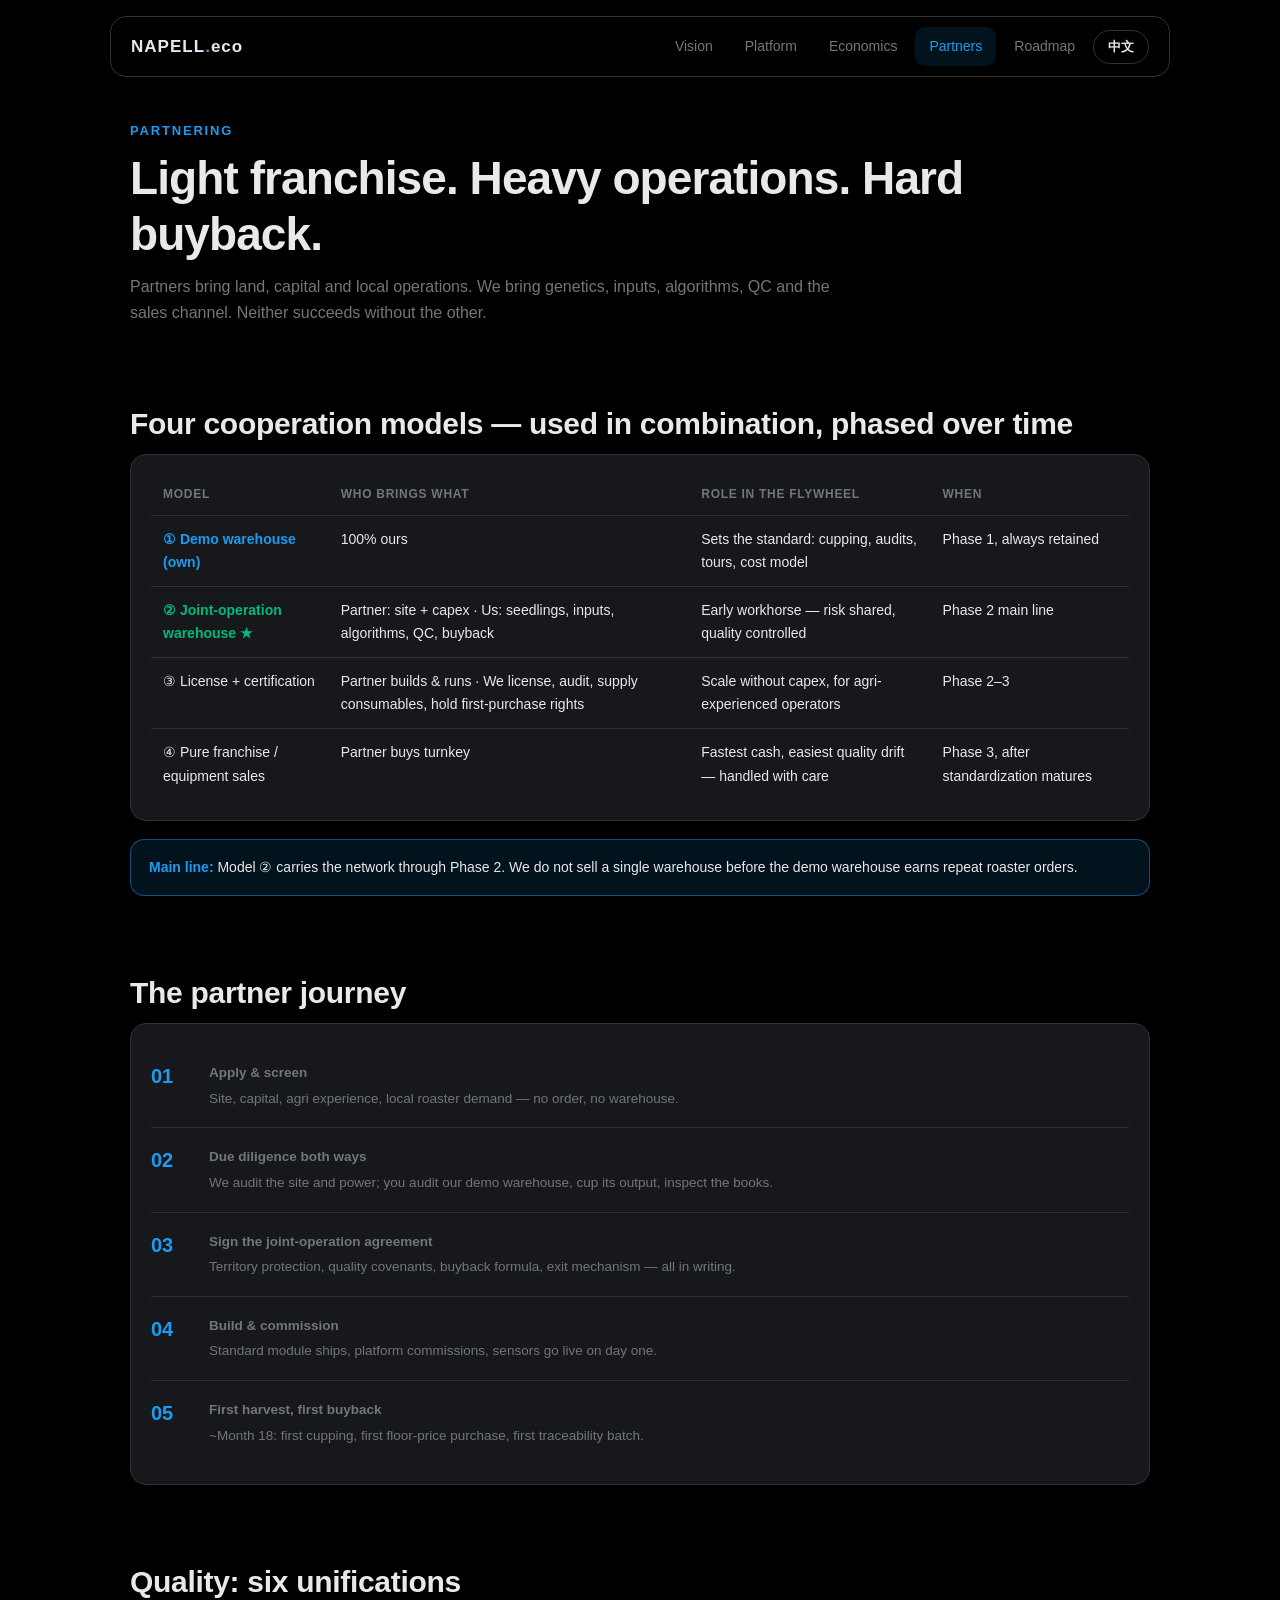
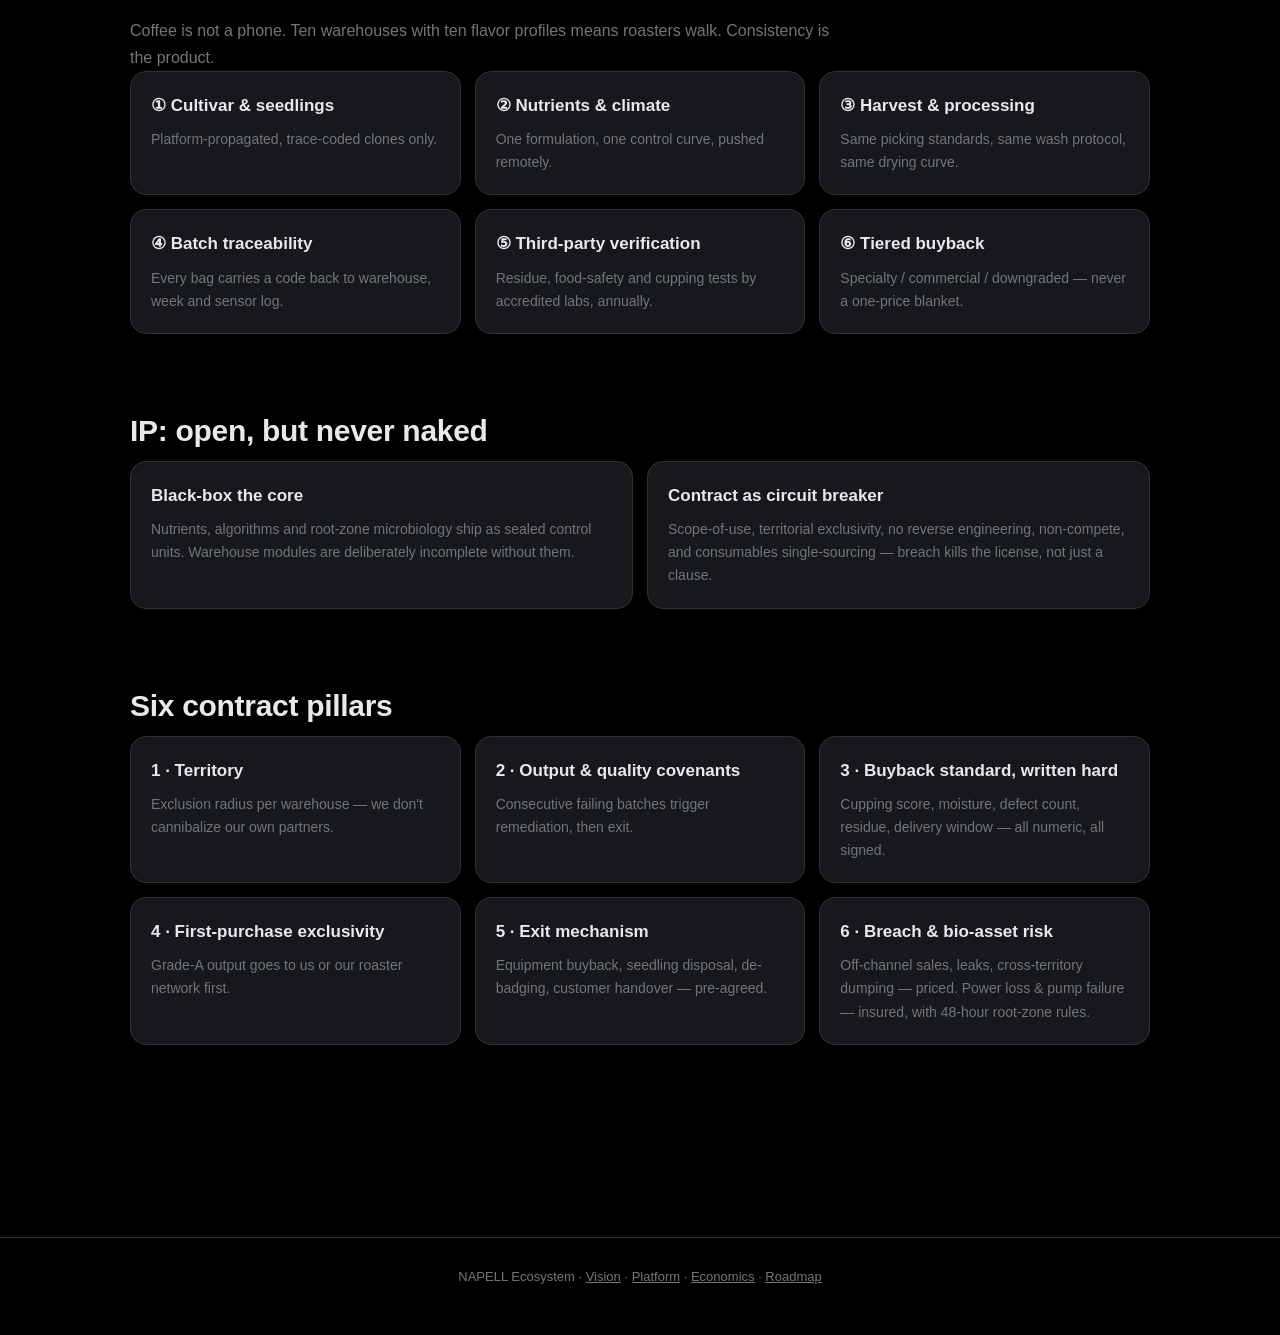
<file: partners.html>
<!DOCTYPE html>
<html lang="en" data-lang="en">
<head>
<meta charset="UTF-8">
<meta name="viewport" content="width=device-width, initial-scale=1.0">
<meta name="title-en" content="Partners — Cooperation Models, QC, IP, Contract | NAPELL Ecosystem">
<meta name="title-zh" content="合作 — 模式、品控、知识产权、协议 | NAPELL 生态">
<title>Partners — Cooperation Models, QC, IP, Contract | NAPELL Ecosystem</title>
<link rel="stylesheet" href="assets/css/style.css">
<script src="assets/js/i18n.js"></script>
</head>
<body>
<nav class="nav">
  <a class="logo" href="index.html">NAPELL<em>.</em>eco</a>
  <ul>
    <li><a class="link" href="index.html"><span class="en">Vision</span><span class="zh">愿景</span></a></li>
    <li><a class="link" href="platform.html"><span class="en">Platform</span><span class="zh">平台</span></a></li>
    <li><a class="link" href="economics.html"><span class="en">Economics</span><span class="zh">经济模型</span></a></li>
    <li>
      <a class="link on" href="partners.html"><span class="en">Partners</span><span class="zh">合作</span></a>
      <div class="dropdown">
        <a href="#models"><span class="en">Cooperation models</span><span class="zh">四种合作模式</span></a>
        <a href="#qc"><span class="en">Quality control</span><span class="zh">品控六统一</span></a>
        <a href="#ip"><span class="en">IP protection</span><span class="zh">知识产权保护</span></a>
        <a href="#contract"><span class="en">Contract pillars</span><span class="zh">协议六大支柱</span></a>
      </div>
    </li>
    <li>
      <a class="link" href="roadmap.html"><span class="en">Roadmap</span><span class="zh">路线图</span></a>
      <div class="dropdown">
        <a href="roadmap.html#phase1"><span class="en">Phase 1 · 0→1</span><span class="zh">阶段一 · 0→1</span></a>
        <a href="roadmap.html#phase2"><span class="en">Phase 2 · 1→10</span><span class="zh">阶段二 · 1→10</span></a>
        <a href="roadmap.html#phase3"><span class="en">Phase 3 · 10→100</span><span class="zh">阶段三 · 10→100</span></a>
        <a href="roadmap.html#risks"><span class="en">Risk matrix</span><span class="zh">风险矩阵</span></a>
      </div>
    </li>
    <li><button class="lang-btn" id="langToggle">中文</button></li>
  </ul>
</nav>

<main>
  <section>
    <p class="kicker"><span class="en">Partnering</span><span class="zh">合作</span></p>
    <h1>
      <span class="en">Light franchise. Heavy operations. Hard buyback.</span>
      <span class="zh">轻加盟，重运营，强回购。</span>
    </h1>
    <p class="sub">
      <span class="en">Partners bring land, capital and local operations. We bring genetics, inputs, algorithms, QC and the sales channel. Neither succeeds without the other.</span>
      <span class="zh">加盟商出场地、资金与本地运营；我们出种苗、投入品、算法、品控与销售通道。谁也离不开谁，这才是绑定的正确姿势。</span>
    </p>
  </section>

  <!-- MODELS -->
  <section id="models">
    <h2><span class="en">Four cooperation models — used in combination, phased over time</span><span class="zh">四种合作模式——组合使用，分阶段放开</span></h2>
    <div class="card">
      <table class="tbl">
        <tr><th><span class="en">Model</span><span class="zh">模式</span></th><th><span class="en">Who brings what</span><span class="zh">出资分工</span></th><th><span class="en">Role in the flywheel</span><span class="zh">在飞轮中的角色</span></th><th><span class="en">When</span><span class="zh">启用时机</span></th></tr>
        <tr>
          <td class="hl"><span class="en">① Demo warehouse (own)</span><span class="zh">① 直营示范仓</span></td>
          <td><span class="en">100% ours</span><span class="zh">100% 平台自投</span></td>
          <td><span class="en">Sets the standard: cupping, audits, tours, cost model</span><span class="zh">立标准：杯测、审计、参观、成本模型</span></td>
          <td><span class="en">Phase 1, always retained</span><span class="zh">阶段一起，永不退出</span></td>
        </tr>
        <tr>
          <td class="pos"><span class="en">② Joint-operation warehouse ★</span><span class="zh">② 联营种植仓 ★</span></td>
          <td><span class="en">Partner: site + capex · Us: seedlings, inputs, algorithms, QC, buyback</span><span class="zh">加盟商出场地资金；平台出种苗/投入品/算法/品控/回购</span></td>
          <td><span class="en">Early workhorse — risk shared, quality controlled</span><span class="zh">早期主力——风险共担，品质可控</span></td>
          <td><span class="en">Phase 2 main line</span><span class="zh">阶段二主线</span></td>
        </tr>
        <tr>
          <td><span class="en">③ License + certification</span><span class="zh">③ 技术授权 + 认证</span></td>
          <td><span class="en">Partner builds & runs · We license, audit, supply consumables, hold first-purchase rights</span><span class="zh">对方自建自营；平台授权/审计/供应耗材并保留优先采购权</span></td>
          <td><span class="en">Scale without capex, for agri-experienced operators</span><span class="zh">对有农业背景方：不加杠杆扩张</span></td>
          <td><span class="en">Phase 2–3</span><span class="zh">阶段二至三</span></td>
        </tr>
        <tr>
          <td><span class="en">④ Pure franchise / equipment sales</span><span class="zh">④ 纯加盟 / 设备销售</span></td>
          <td><span class="en">Partner buys turnkey</span><span class="zh">加盟商买断</span></td>
          <td><span class="en">Fastest cash, easiest quality drift — handled with care</span><span class="zh">回款最快、失控也最快——谨慎放开</span></td>
          <td><span class="en">Phase 3, after standardization matures</span><span class="zh">阶段三，标准化成熟后</span></td>
        </tr>
      </table>
    </div>
    <div class="callout blue"><b><span class="en">Main line:</span><span class="zh">主线：</span></b><span class="en"> Model ② carries the network through Phase 2. We do not sell a single warehouse before the demo warehouse earns repeat roaster orders.</span><span class="zh">阶段二全网靠模式②推进。示范仓没有拿到烘焙商复购订单之前，我们一座仓都不卖。</span></div>
  </section>

  <!-- JOURNEY -->
  <section>
    <h2><span class="en">The partner journey</span><span class="zh">合作旅程</span></h2>
    <div class="card journey">
      <div class="j"><div><b><span class="en">Apply & screen</span><span class="zh">申请与筛选</span></b><span><span class="en">Site, capital, agri experience, local roaster demand — no order, no warehouse.</span><span class="zh">场地、资金、农业经验、本地烘焙需求——无订单，不建仓。</span></span></div></div>
      <div class="j"><div><b><span class="en">Due diligence both ways</span><span class="zh">双向尽调</span></b><span><span class="en">We audit the site and power; you audit our demo warehouse, cup its output, inspect the books.</span><span class="zh">我们查场地与电力；你查示范仓、杯测出品、审阅账本。</span></span></div></div>
      <div class="j"><div><b><span class="en">Sign the joint-operation agreement</span><span class="zh">签署联营协议</span></b><span><span class="en">Territory protection, quality covenants, buyback formula, exit mechanism — all in writing.</span><span class="zh">区域保护、品质对赌、回购公式、退出机制——全部落在纸面。</span></span></div></div>
      <div class="j"><div><b><span class="en">Build & commission</span><span class="zh">建仓与调试</span></b><span><span class="en">Standard module ships, platform commissions, sensors go live on day one.</span><span class="zh">标准模块进场、平台调试、传感器第一天上线。</span></span></div></div>
      <div class="j"><div><b><span class="en">First harvest, first buyback</span><span class="zh">首采与首次回购</span></b><span><span class="en">~Month 18: first cupping, first floor-price purchase, first traceability batch.</span><span class="zh">约第 18 个月：首次杯测、首次保底回购、首个追溯批次。</span></span></div></div>
    </div>
  </section>

  <!-- QC -->
  <section id="qc">
    <h2><span class="en">Quality: six unifications</span><span class="zh">品控：六个统一</span></h2>
    <p class="sub"><span class="en">Coffee is not a phone. Ten warehouses with ten flavor profiles means roasters walk. Consistency is the product.</span><span class="zh">咖啡不是手机。十个仓十个风味，烘焙商扭头就走。一致性本身就是产品。</span></p>
    <div class="grid g3">
      <div class="card"><h3><span class="en">① Cultivar & seedlings</span><span class="zh">① 统一品种种苗</span></h3><p><span class="en">Platform-propagated, trace-coded clones only.</span><span class="zh">仅限平台繁育、带追溯码的克隆苗。</span></p></div>
      <div class="card"><h3><span class="en">② Nutrients & climate</span><span class="zh">② 统一营养与环控</span></h3><p><span class="en">One formulation, one control curve, pushed remotely.</span><span class="zh">同一配方、同一条控制曲线，远程下发。</span></p></div>
      <div class="card"><h3><span class="en">③ Harvest & processing</span><span class="zh">③ 统一采收后处理</span></h3><p><span class="en">Same picking standards, same wash protocol, same drying curve.</span><span class="zh">同一采摘标准、同一水洗规程、同一干燥曲线。</span></p></div>
      <div class="card"><h3><span class="en">④ Batch traceability</span><span class="zh">④ 批次追溯</span></h3><p><span class="en">Every bag carries a code back to warehouse, week and sensor log.</span><span class="zh">每袋生豆可回溯到仓、周次与传感器日志。</span></p></div>
      <div class="card"><h3><span class="en">⑤ Third-party verification</span><span class="zh">⑤ 第三方验证</span></h3><p><span class="en">Residue, food-safety and cupping tests by accredited labs, annually.</span><span class="zh">资质实验室年检：农残、食品安全、杯测。</span></p></div>
      <div class="card"><h3><span class="en">⑥ Tiered buyback</span><span class="zh">⑥ 分级收购</span></h3><p><span class="en">Specialty / commercial / downgraded — never a one-price blanket.</span><span class="zh">精品/商业/降级三级——绝不一刀切价。</span></p></div>
    </div>
  </section>

  <!-- IP -->
  <section id="ip">
    <h2><span class="en">IP: open, but never naked</span><span class="zh">知识产权：开放，但不裸奔</span></h2>
    <div class="grid g2">
      <div class="card">
        <h3><span class="en">Black-box the core</span><span class="zh">核心黑箱化</span></h3>
        <p><span class="en">Nutrients, algorithms and root-zone microbiology ship as sealed control units. Warehouse modules are deliberately incomplete without them.</span><span class="zh">配方、算法与菌群以封闭控制单元交付。没有黑箱，仓体模块有意"不完整"。</span></p>
      </div>
      <div class="card">
        <h3><span class="en">Contract as circuit breaker</span><span class="zh">合同即断路器</span></h3>
        <p><span class="en">Scope-of-use, territorial exclusivity, no reverse engineering, non-compete, and consumables single-sourcing — breach kills the license, not just a clause.</span><span class="zh">使用范围、区域排他、禁止反向工程、竞业限制、耗材单一来源——违约终止的是整个授权，不是某一条款。</span></p>
      </div>
    </div>
  </section>

  <!-- CONTRACT -->
  <section id="contract">
    <h2><span class="en">Six contract pillars</span><span class="zh">协议六大支柱</span></h2>
    <div class="grid g3">
      <div class="card"><h3><span class="en">1 · Territory</span><span class="zh">1 · 区域保护</span></h3><p><span class="en">Exclusion radius per warehouse — we don't cannibalize our own partners.</span><span class="zh">单仓排他半径——我们不做自己人的内耗。</span></p></div>
      <div class="card"><h3><span class="en">2 · Output & quality covenants</span><span class="zh">2 · 产能品质对赌</span></h3><p><span class="en">Consecutive failing batches trigger remediation, then exit.</span><span class="zh">连续不达标触发整改，再不达标触发退出。</span></p></div>
      <div class="card"><h3><span class="en">3 · Buyback standard, written hard</span><span class="zh">3 · 回购标准写死</span></h3><p><span class="en">Cupping score, moisture, defect count, residue, delivery window — all numeric, all signed.</span><span class="zh">杯测分、水分、瑕疵率、农残、交付窗口——全部数字化并签字。</span></p></div>
      <div class="card"><h3><span class="en">4 · First-purchase exclusivity</span><span class="zh">4 · 排他采购</span></h3><p><span class="en">Grade-A output goes to us or our roaster network first.</span><span class="zh">达标豆优先售予平台或指定烘焙商。</span></p></div>
      <div class="card"><h3><span class="en">5 · Exit mechanism</span><span class="zh">5 · 退出机制</span></h3><p><span class="en">Equipment buyback, seedling disposal, de-badging, customer handover — pre-agreed.</span><span class="zh">设备回购、种苗处理、摘牌、客户交接——事先约定。</span></p></div>
      <div class="card"><h3><span class="en">6 · Breach & bio-asset risk</span><span class="zh">6 · 违约与生物资产风险</span></h3><p><span class="en">Off-channel sales, leaks, cross-territory dumping — priced. Power loss & pump failure — insured, with 48-hour root-zone rules.</span><span class="zh">私售、泄密、窜货——明码定价。断电断泵——保险覆盖，执行 48 小时根域规则。</span></p></div>
    </div>
  </section>
</main>

<footer>
  NAPELL Ecosystem · <a href="index.html"><span class="en">Vision</span><span class="zh">愿景</span></a> · <a href="platform.html"><span class="en">Platform</span><span class="zh">平台</span></a> · <a href="economics.html"><span class="en">Economics</span><span class="zh">经济模型</span></a> · <a href="roadmap.html"><span class="en">Roadmap</span><span class="zh">路线图</span></a>
</footer>
</body>
</html>
</file>
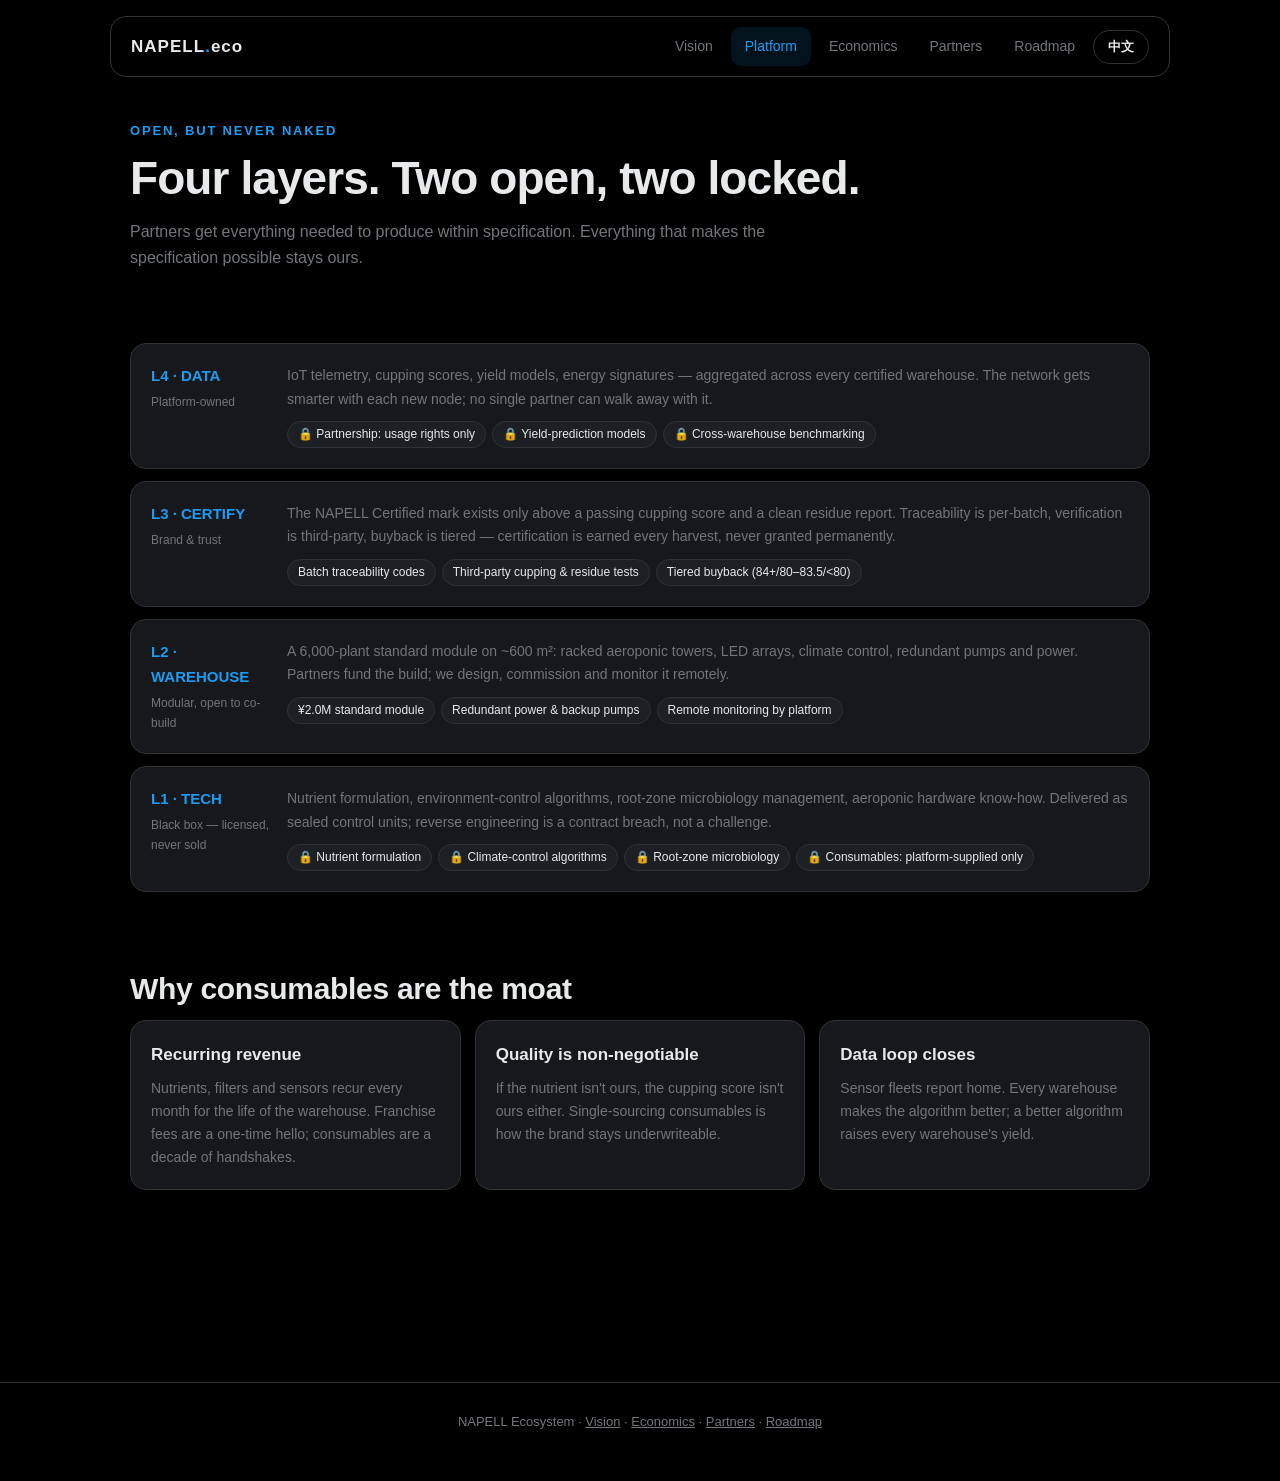
<file: platform.html>
<!DOCTYPE html>
<html lang="en" data-lang="en">
<head>
<meta charset="UTF-8">
<meta name="viewport" content="width=device-width, initial-scale=1.0">
<meta name="title-en" content="Platform — Four-Layer Open Architecture | NAPELL Ecosystem">
<meta name="title-zh" content="平台 — 四层开放架构 | NAPELL 生态">
<title>Platform — Four-Layer Open Architecture | NAPELL Ecosystem</title>
<link rel="stylesheet" href="assets/css/style.css">
<script src="assets/js/i18n.js"></script>
</head>
<body>
<nav class="nav">
  <a class="logo" href="index.html">NAPELL<em>.</em>eco</a>
  <ul>
    <li><a class="link" href="index.html"><span class="en">Vision</span><span class="zh">愿景</span></a></li>
    <li><a class="link on" href="platform.html"><span class="en">Platform</span><span class="zh">平台</span></a></li>
    <li><a class="link" href="economics.html"><span class="en">Economics</span><span class="zh">经济模型</span></a></li>
    <li>
      <a class="link" href="partners.html"><span class="en">Partners</span><span class="zh">合作</span></a>
      <div class="dropdown">
        <a href="partners.html#models"><span class="en">Cooperation models</span><span class="zh">四种合作模式</span></a>
        <a href="partners.html#qc"><span class="en">Quality control</span><span class="zh">品控六统一</span></a>
        <a href="partners.html#ip"><span class="en">IP protection</span><span class="zh">知识产权保护</span></a>
        <a href="partners.html#contract"><span class="en">Contract pillars</span><span class="zh">协议六大支柱</span></a>
      </div>
    </li>
    <li>
      <a class="link" href="roadmap.html"><span class="en">Roadmap</span><span class="zh">路线图</span></a>
      <div class="dropdown">
        <a href="roadmap.html#phase1"><span class="en">Phase 1 · 0→1</span><span class="zh">阶段一 · 0→1</span></a>
        <a href="roadmap.html#phase2"><span class="en">Phase 2 · 1→10</span><span class="zh">阶段二 · 1→10</span></a>
        <a href="roadmap.html#phase3"><span class="en">Phase 3 · 10→100</span><span class="zh">阶段三 · 10→100</span></a>
        <a href="roadmap.html#risks"><span class="en">Risk matrix</span><span class="zh">风险矩阵</span></a>
      </div>
    </li>
    <li><button class="lang-btn" id="langToggle">中文</button></li>
  </ul>
</nav>

<main>
  <section>
    <p class="kicker"><span class="en">Open, but never naked</span><span class="zh">开放，但不裸奔</span></p>
    <h1>
      <span class="en">Four layers. Two open, two locked.</span>
      <span class="zh">四层架构。两层开放，两层上锁。</span>
    </h1>
    <p class="sub">
      <span class="en">Partners get everything needed to produce within specification. Everything that makes the specification possible stays ours.</span>
      <span class="zh">加盟商拿到"规格内生产"所需的一切；让这套规格得以存在的东西，留在我们手里。</span>
    </p>
  </section>

  <section>
    <div class="layer">
      <div class="lname">L4 · DATA<small><span class="en">Platform-owned</span><span class="zh">平台独占</span></small></div>
      <div>
        <p>
          <span class="en">IoT telemetry, cupping scores, yield models, energy signatures — aggregated across every certified warehouse. The network gets smarter with each new node; no single partner can walk away with it.</span>
          <span class="zh">物联网遥测、杯测评分、产量模型、能耗画像——全网认证仓数据汇聚。网络每新增一个节点就更聪明，任何单个加盟商都带不走它。</span>
        </p>
        <div class="chips">
          <span class="chip lock"><span class="en">Partnership: usage rights only</span><span class="zh">加盟商仅有使用权</span></span>
          <span class="chip lock"><span class="en">Yield-prediction models</span><span class="zh">产量预测模型</span></span>
          <span class="chip lock"><span class="en">Cross-warehouse benchmarking</span><span class="zh">跨仓基准对比</span></span>
        </div>
      </div>
    </div>
    <div class="layer">
      <div class="lname">L3 · CERTIFY<small><span class="en">Brand & trust</span><span class="zh">品牌与信任</span></small></div>
      <div>
        <p>
          <span class="en">The NAPELL Certified mark exists only above a passing cupping score and a clean residue report. Traceability is per-batch, verification is third-party, buyback is tiered — certification is earned every harvest, never granted permanently.</span>
          <span class="zh">"NAPELL 认证"标识只在杯测达标+农残干净时存在。批次级追溯、第三方验证、分级回购——认证每个采收季重新挣，永不终身制。</span>
        </p>
        <div class="chips">
          <span class="chip"><span class="en">Batch traceability codes</span><span class="zh">批次追溯码</span></span>
          <span class="chip"><span class="en">Third-party cupping & residue tests</span><span class="zh">第三方杯测与农残检测</span></span>
          <span class="chip"><span class="en">Tiered buyback (84+/80–83.5/&lt;80)</span><span class="zh">分级回购（84+/80–83.5/&lt;80）</span></span>
        </div>
      </div>
    </div>
    <div class="layer">
      <div class="lname">L2 · WAREHOUSE<small><span class="en">Modular, open to co-build</span><span class="zh">模块化，开放共建</span></small></div>
      <div>
        <p>
          <span class="en">A 6,000-plant standard module on ~600 m²: racked aeroponic towers, LED arrays, climate control, redundant pumps and power. Partners fund the build; we design, commission and monitor it remotely.</span>
          <span class="zh">约 600 m² 的 6,000 株标准模块：层架雾培塔、LED 阵列、环控系统、冗余泵组与供电。加盟商出资金，我们出设计、调试与远程监控。</span>
        </p>
        <div class="chips">
          <span class="chip"><span class="en">¥2.0M standard module</span><span class="zh">¥200 万标准模块</span></span>
          <span class="chip"><span class="en">Redundant power & backup pumps</span><span class="zh">冗余供电与备用泵</span></span>
          <span class="chip"><span class="en">Remote monitoring by platform</span><span class="zh">平台远程监控</span></span>
        </div>
      </div>
    </div>
    <div class="layer">
      <div class="lname">L1 · TECH<small><span class="en">Black box — licensed, never sold</span><span class="zh">黑箱——只授权，不出售</span></small></div>
      <div>
        <p>
          <span class="en">Nutrient formulation, environment-control algorithms, root-zone microbiology management, aeroponic hardware know-how. Delivered as sealed control units; reverse engineering is a contract breach, not a challenge.</span>
          <span class="zh">营养液配方、环控算法、根系菌群管理、雾培硬件 know-how。以封闭控制单元交付；反向工程是违约，不是挑战。</span>
        </p>
        <div class="chips">
          <span class="chip lock"><span class="en">Nutrient formulation</span><span class="zh">营养液配方</span></span>
          <span class="chip lock"><span class="en">Climate-control algorithms</span><span class="zh">环控算法</span></span>
          <span class="chip lock"><span class="en">Root-zone microbiology</span><span class="zh">根系菌群管理</span></span>
          <span class="chip lock"><span class="en">Consumables: platform-supplied only</span><span class="zh">耗材仅限平台供应</span></span>
        </div>
      </div>
    </div>
  </section>

  <section>
    <h2><span class="en">Why consumables are the moat</span><span class="zh">为什么耗材是护城河</span></h2>
    <div class="grid g3">
      <div class="card">
        <h3><span class="en">Recurring revenue</span><span class="zh">持续收入</span></h3>
        <p><span class="en">Nutrients, filters and sensors recur every month for the life of the warehouse. Franchise fees are a one-time hello; consumables are a decade of handshakes.</span><span class="zh">营养液、滤芯、传感器按月复购贯穿仓的整个生命周期。加盟费是一次性的见面礼，耗材是十年的握手。</span></p>
      </div>
      <div class="card">
        <h3><span class="en">Quality is non-negotiable</span><span class="zh">品控不可协商</span></h3>
        <p><span class="en">If the nutrient isn't ours, the cupping score isn't ours either. Single-sourcing consumables is how the brand stays underwriteable.</span><span class="zh">营养液不是我们的，杯测分就不是我们的。耗材单一来源，品牌才可被承保。</span></p>
      </div>
      <div class="card">
        <h3><span class="en">Data loop closes</span><span class="zh">数据闭环</span></h3>
        <p><span class="en">Sensor fleets report home. Every warehouse makes the algorithm better; a better algorithm raises every warehouse's yield.</span><span class="zh">传感器回家。每一座仓都在改进算法，更好的算法抬高所有仓的产量。</span></p>
      </div>
    </div>
  </section>
</main>

<footer>
  NAPELL Ecosystem · <a href="index.html"><span class="en">Vision</span><span class="zh">愿景</span></a> · <a href="economics.html"><span class="en">Economics</span><span class="zh">经济模型</span></a> · <a href="partners.html"><span class="en">Partners</span><span class="zh">合作</span></a> · <a href="roadmap.html"><span class="en">Roadmap</span><span class="zh">路线图</span></a>
</footer>
</body>
</html>
</file>
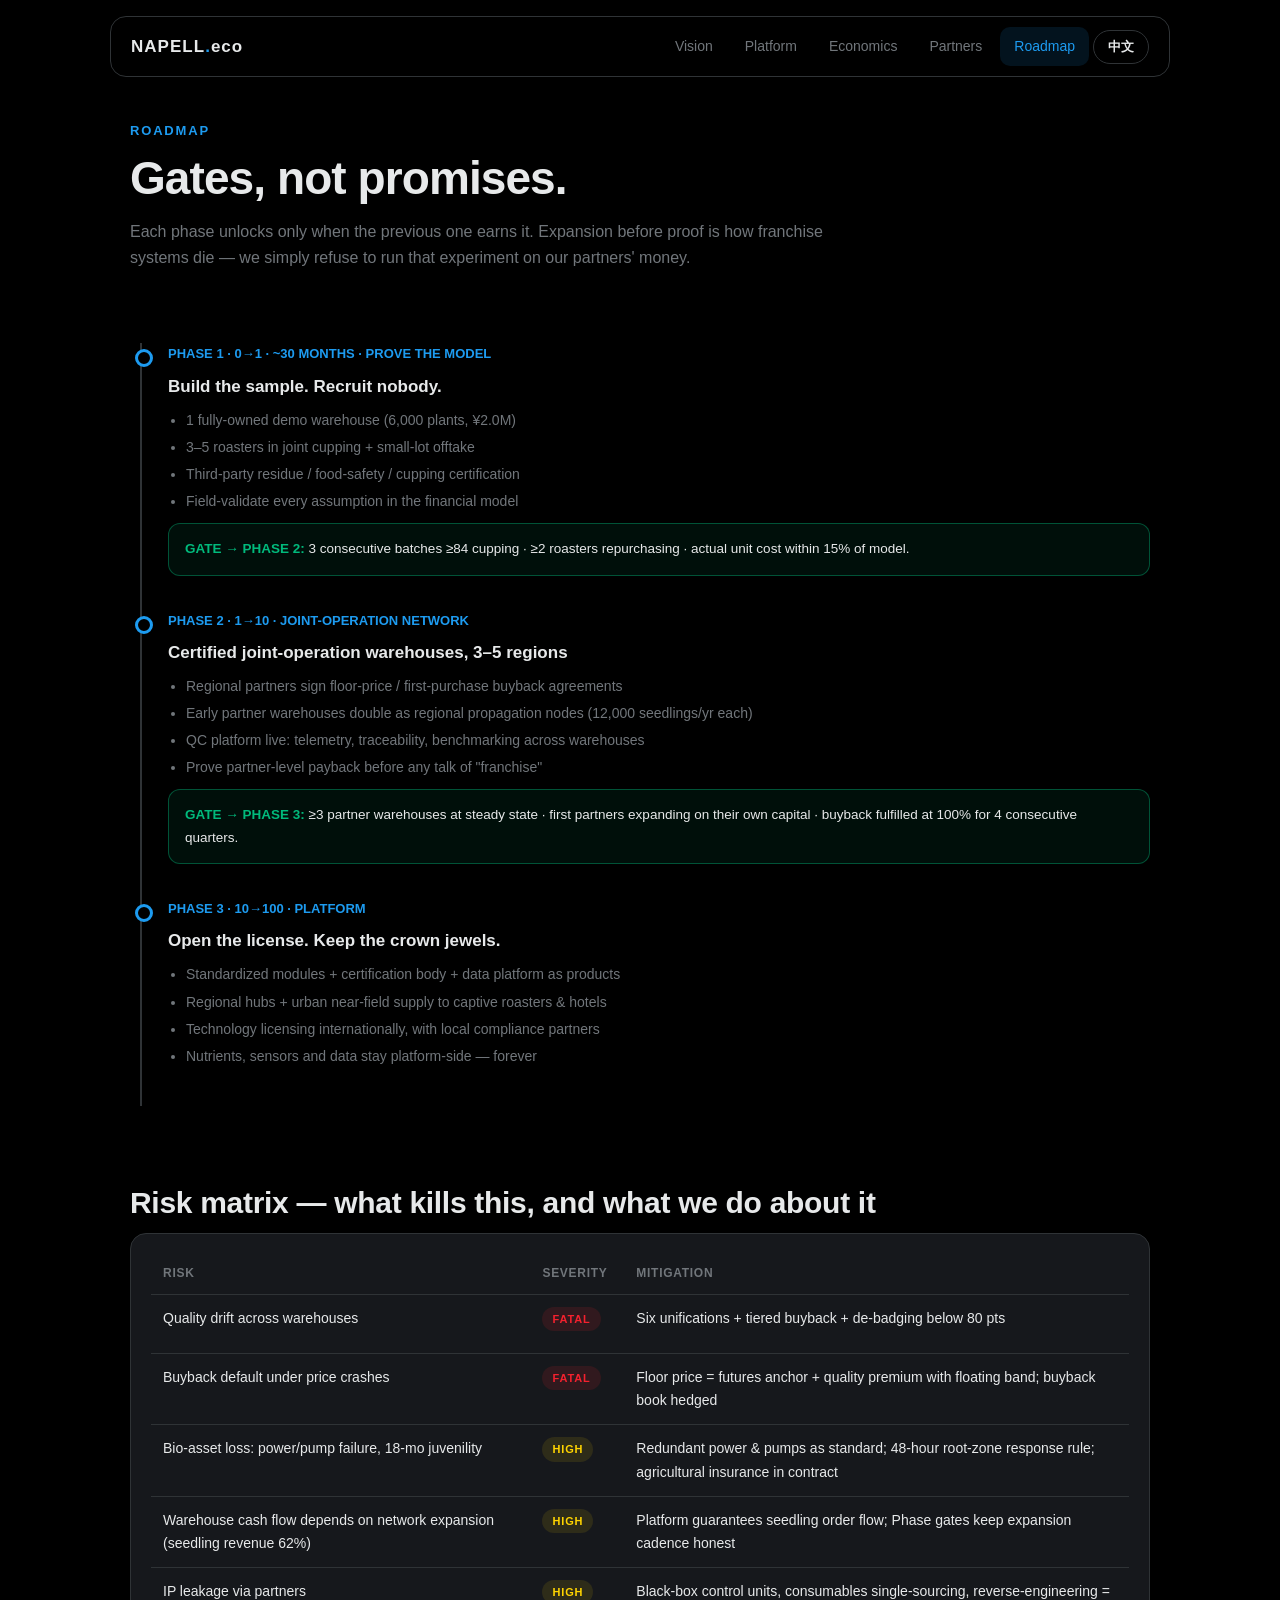
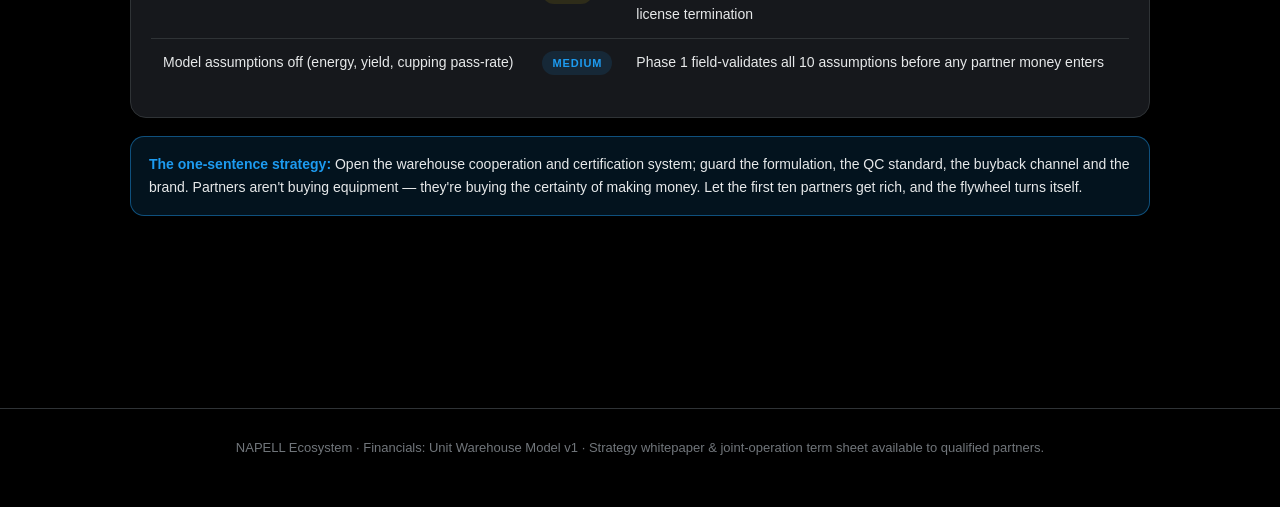
<file: roadmap.html>
<!DOCTYPE html>
<html lang="en" data-lang="en">
<head>
<meta charset="UTF-8">
<meta name="viewport" content="width=device-width, initial-scale=1.0">
<meta name="title-en" content="Roadmap — 0→1→10→100, Gated | NAPELL Ecosystem">
<meta name="title-zh" content="路线图 — 0→1→10→100，逐级闸门 | NAPELL 生态">
<title>Roadmap — 0→1→10→100, Gated | NAPELL Ecosystem</title>
<link rel="stylesheet" href="assets/css/style.css">
<script src="assets/js/i18n.js"></script>
</head>
<body>
<nav class="nav">
  <a class="logo" href="index.html">NAPELL<em>.</em>eco</a>
  <ul>
    <li><a class="link" href="index.html"><span class="en">Vision</span><span class="zh">愿景</span></a></li>
    <li><a class="link" href="platform.html"><span class="en">Platform</span><span class="zh">平台</span></a></li>
    <li><a class="link" href="economics.html"><span class="en">Economics</span><span class="zh">经济模型</span></a></li>
    <li>
      <a class="link" href="partners.html"><span class="en">Partners</span><span class="zh">合作</span></a>
      <div class="dropdown">
        <a href="partners.html#models"><span class="en">Cooperation models</span><span class="zh">四种合作模式</span></a>
        <a href="partners.html#qc"><span class="en">Quality control</span><span class="zh">品控六统一</span></a>
        <a href="partners.html#ip"><span class="en">IP protection</span><span class="zh">知识产权保护</span></a>
        <a href="partners.html#contract"><span class="en">Contract pillars</span><span class="zh">协议六大支柱</span></a>
      </div>
    </li>
    <li>
      <a class="link on" href="roadmap.html"><span class="en">Roadmap</span><span class="zh">路线图</span></a>
      <div class="dropdown">
        <a href="#phase1"><span class="en">Phase 1 · 0→1</span><span class="zh">阶段一 · 0→1</span></a>
        <a href="#phase2"><span class="en">Phase 2 · 1→10</span><span class="zh">阶段二 · 1→10</span></a>
        <a href="#phase3"><span class="en">Phase 3 · 10→100</span><span class="zh">阶段三 · 10→100</span></a>
        <a href="#risks"><span class="en">Risk matrix</span><span class="zh">风险矩阵</span></a>
      </div>
    </li>
    <li><button class="lang-btn" id="langToggle">中文</button></li>
  </ul>
</nav>

<main>
  <section>
    <p class="kicker"><span class="en">Roadmap</span><span class="zh">路线图</span></p>
    <h1>
      <span class="en">Gates, not promises.</span>
      <span class="zh">用闸门，不用口号。</span>
    </h1>
    <p class="sub">
      <span class="en">Each phase unlocks only when the previous one earns it. Expansion before proof is how franchise systems die — we simply refuse to run that experiment on our partners' money.</span>
      <span class="zh">上一阶段不达标，下一阶段不开启。在证明之前扩张，是加盟体系死亡的标准姿势——我们拒绝拿加盟商的钱做这个实验。</span>
    </p>
  </section>

  <section class="tl">
    <div class="ph" id="phase1">
      <div class="ph-meta"><span class="en">PHASE 1 · 0→1 · ~30 MONTHS · PROVE THE MODEL</span><span class="zh">阶段一 · 0→1 · 约 30 个月 · 证明模型</span></div>
      <h3><span class="en">Build the sample. Recruit nobody.</span><span class="zh">做样板，不招加盟。</span></h3>
      <ul>
        <li><span class="en">1 fully-owned demo warehouse (6,000 plants, ¥2.0M)</span><span class="zh">1 座全资示范仓（6,000 株，¥200 万）</span></li>
        <li><span class="en">3–5 roasters in joint cupping + small-lot offtake</span><span class="zh">3–5 家烘焙商联合杯测 + 小批量包销</span></li>
        <li><span class="en">Third-party residue / food-safety / cupping certification</span><span class="zh">第三方农残/食品安全/杯测认证</span></li>
        <li><span class="en">Field-validate every assumption in the financial model</span><span class="zh">用实测数据校验财务模型的每一条假设</span></li>
      </ul>
      <div class="gate">
        <b><span class="en">GATE → PHASE 2:</span><span class="zh">闸门 → 阶段二：</span></b>
        <span class="en">3 consecutive batches ≥84 cupping · ≥2 roasters repurchasing · actual unit cost within 15% of model.</span>
        <span class="zh">连续 3 批次杯测 ≥84 · ≥2 家烘焙商复购 · 实测成本与模型偏差 &lt;15%。</span>
      </div>
    </div>

    <div class="ph" id="phase2">
      <div class="ph-meta"><span class="en">PHASE 2 · 1→10 · JOINT-OPERATION NETWORK</span><span class="zh">阶段二 · 1→10 · 联营网络</span></div>
      <h3><span class="en">Certified joint-operation warehouses, 3–5 regions</span><span class="zh">联营认证仓，3–5 个区域</span></h3>
      <ul>
        <li><span class="en">Regional partners sign floor-price / first-purchase buyback agreements</span><span class="zh">区域合伙方签署保底/优先回购协议</span></li>
        <li><span class="en">Early partner warehouses double as regional propagation nodes (12,000 seedlings/yr each)</span><span class="zh">早期联营仓兼任区域繁育节点（各 12,000 株/年）</span></li>
        <li><span class="en">QC platform live: telemetry, traceability, benchmarking across warehouses</span><span class="zh">品控平台上线：遥测、追溯、跨仓基准</span></li>
        <li><span class="en">Prove partner-level payback before any talk of "franchise"</span><span class="zh">跑通加盟商回本模型之前，不谈"加盟"二字</span></li>
      </ul>
      <div class="gate">
        <b><span class="en">GATE → PHASE 3:</span><span class="zh">闸门 → 阶段三：</span></b>
        <span class="en">≥3 partner warehouses at steady state · first partners expanding on their own capital · buyback fulfilled at 100% for 4 consecutive quarters.</span>
        <span class="zh">≥3 座联营仓进入稳态 · 首批加盟商自掏腰包扩仓 · 回购履约连续 4 个季度 100%。</span>
      </div>
    </div>

    <div class="ph" id="phase3">
      <div class="ph-meta"><span class="en">PHASE 3 · 10→100 · PLATFORM</span><span class="zh">阶段三 · 10→100 · 平台化</span></div>
      <h3><span class="en">Open the license. Keep the crown jewels.</span><span class="zh">开放授权，守住王冠。</span></h3>
      <ul>
        <li><span class="en">Standardized modules + certification body + data platform as products</span><span class="zh">标准模块、认证体系、数据平台产品化</span></li>
        <li><span class="en">Regional hubs + urban near-field supply to captive roasters & hotels</span><span class="zh">区域中心仓 + 城市近场直供自有烘焙渠道</span></li>
        <li><span class="en">Technology licensing internationally, with local compliance partners</span><span class="zh">技术授权出海，绑定本地合规伙伴</span></li>
        <li><span class="en">Nutrients, sensors and data stay platform-side — forever</span><span class="zh">营养液、传感器与数据永远在平台手里</span></li>
      </ul>
    </div>
  </section>

  <!-- RISKS -->
  <section id="risks">
    <h2><span class="en">Risk matrix — what kills this, and what we do about it</span><span class="zh">风险矩阵——什么会杀死它，我们怎么办</span></h2>
    <div class="card">
      <table class="tbl">
        <tr><th><span class="en">Risk</span><span class="zh">风险</span></th><th><span class="en">Severity</span><span class="zh">烈度</span></th><th><span class="en">Mitigation</span><span class="zh">缓解措施</span></th></tr>
        <tr>
          <td><span class="en">Quality drift across warehouses</span><span class="zh">跨仓品质漂移</span></td>
          <td><span class="tag red"><span class="en">FATAL</span><span class="zh">致命</span></span></td>
          <td><span class="en">Six unifications + tiered buyback + de-badging below 80 pts</span><span class="zh">六统一 + 分级回购 + 80 分以下摘牌</span></td>
        </tr>
        <tr>
          <td><span class="en">Buyback default under price crashes</span><span class="zh">期价暴跌下回购爆雷</span></td>
          <td><span class="tag red"><span class="en">FATAL</span><span class="zh">致命</span></span></td>
          <td><span class="en">Floor price = futures anchor + quality premium with floating band; buyback book hedged</span><span class="zh">保底价 = 期货锚 + 品质溢价浮动带；回购盘口对冲</span></td>
        </tr>
        <tr>
          <td><span class="en">Bio-asset loss: power/pump failure, 18-mo juvenility</span><span class="zh">生物资产损失：断电断泵、18 个月生长期</span></td>
          <td><span class="tag yellow"><span class="en">HIGH</span><span class="zh">高</span></span></td>
          <td><span class="en">Redundant power & pumps as standard; 48-hour root-zone response rule; agricultural insurance in contract</span><span class="zh">冗余供电与备用泵为标配；48 小时根域响应规则；合同内农业保险</span></td>
        </tr>
        <tr>
          <td><span class="en">Warehouse cash flow depends on network expansion (seedling revenue 62%)</span><span class="zh">单仓现金流依赖网络扩张（苗收入 62%）</span></td>
          <td><span class="tag yellow"><span class="en">HIGH</span><span class="zh">高</span></span></td>
          <td><span class="en">Platform guarantees seedling order flow; Phase gates keep expansion cadence honest</span><span class="zh">平台保障种苗派单；阶段闸门保证扩张节奏不失速</span></td>
        </tr>
        <tr>
          <td><span class="en">IP leakage via partners</span><span class="zh">IP 经加盟商外泄</span></td>
          <td><span class="tag yellow"><span class="en">HIGH</span><span class="zh">高</span></span></td>
          <td><span class="en">Black-box control units, consumables single-sourcing, reverse-engineering = license termination</span><span class="zh">黑箱控制单元 + 耗材单一来源 + 反向工程即终止授权</span></td>
        </tr>
        <tr>
          <td><span class="en">Model assumptions off (energy, yield, cupping pass-rate)</span><span class="zh">模型假设失真（能耗/产量/杯测达标率）</span></td>
          <td><span class="tag blue"><span class="en">MEDIUM</span><span class="zh">中</span></span></td>
          <td><span class="en">Phase 1 field-validates all 10 assumptions before any partner money enters</span><span class="zh">阶段一实测校验全部 10 项假设，之后才吸收加盟商资金</span></td>
        </tr>
      </table>
    </div>
    <div class="callout blue">
      <b><span class="en">The one-sentence strategy:</span><span class="zh">一句话战略：</span></b>
      <span class="en">Open the warehouse cooperation and certification system; guard the formulation, the QC standard, the buyback channel and the brand. Partners aren't buying equipment — they're buying the certainty of making money. Let the first ten partners get rich, and the flywheel turns itself.</span>
      <span class="zh">开放种植仓合作与认证体系，守住配方、品控标准、回购通道与品牌。加盟商买的不是设备，是赚钱的确定性。先让前十位加盟商赚到钱，飞轮自己会转。</span>
    </div>
  </section>
</main>

<footer>
  NAPELL Ecosystem · <span class="en">Financials: Unit Warehouse Model v1 · Strategy whitepaper & joint-operation term sheet available to qualified partners.</span><span class="zh">财务来源：单仓模型 v1 · 战略白皮书与联营条款清单可向合格合作方提供。</span>
</footer>
</body>
</html>
</file>
<file: assets/css/style.css>
/* NAPELL Eco Platform — X.com dark theme */
:root {
  --bg: #000000;
  --card: #16181c;
  --card2: #1c1f23;
  --border: #2f3336;
  --text: #e7e9ea;
  --muted: #71767b;
  --accent: #1d9bf0;
  --accent-dim: rgba(29, 155, 240, 0.12);
  --up: #00ba7c;
  --down: #f4212e;
  --warn: #ffd400;
}
* { margin: 0; padding: 0; box-sizing: border-box; }
html { scroll-behavior: smooth; }
body {
  background: var(--bg);
  color: var(--text);
  font-family: -apple-system, BlinkMacSystemFont, "Segoe UI", Roboto, "Helvetica Neue", "PingFang SC", "Microsoft YaHei", sans-serif;
  line-height: 1.65;
  -webkit-font-smoothing: antialiased;
}
html[data-lang="en"] .zh { display: none; }
html[data-lang="zh"] .en { display: none; }

/* ---------- floating nav ---------- */
.nav {
  position: fixed; top: 16px; left: 50%; transform: translateX(-50%);
  z-index: 100; width: min(1060px, calc(100% - 32px));
  background: rgba(0, 0, 0, 0.82);
  backdrop-filter: blur(14px);
  border: 1px solid var(--border);
  border-radius: 16px;
  display: flex; align-items: center; justify-content: space-between;
  padding: 10px 20px;
}
.nav .logo {
  font-weight: 800; font-size: 17px; letter-spacing: 0.06em;
  color: var(--text); text-decoration: none; white-space: nowrap;
}
.nav .logo em { color: var(--accent); font-style: normal; }
.nav ul { list-style: none; display: flex; gap: 4px; align-items: center; }
.nav ul > li { position: relative; }
.nav a.link {
  display: block; padding: 8px 14px; border-radius: 10px;
  color: var(--muted); text-decoration: none; font-size: 14px; font-weight: 500;
}
.nav a.link:hover { color: var(--text); background: var(--card2); }
.nav a.link.on { color: var(--accent); background: var(--accent-dim); }
.dropdown {
  display: none; position: absolute; top: calc(100% + 8px); left: 0;
  min-width: 210px; background: var(--card);
  border: 1px solid var(--border); border-radius: 12px;
  padding: 6px; box-shadow: 0 12px 32px rgba(0,0,0,.6);
}
.nav li:hover .dropdown { display: block; }
.dropdown a {
  display: block; padding: 8px 12px; border-radius: 8px;
  color: var(--muted); text-decoration: none; font-size: 13px;
}
.dropdown a:hover { color: var(--text); background: var(--card2); }
.lang-btn {
  border: 1px solid var(--border); background: transparent; color: var(--text);
  padding: 7px 14px; border-radius: 999px; cursor: pointer; font-size: 13px; font-weight: 600;
}
.lang-btn:hover { border-color: var(--accent); color: var(--accent); }

/* ---------- layout ---------- */
main { max-width: 1060px; margin: 0 auto; padding: 120px 20px 80px; }
section { margin-bottom: 72px; scroll-margin-top: 110px; }
.kicker {
  color: var(--accent); font-size: 13px; font-weight: 700;
  letter-spacing: 0.14em; text-transform: uppercase; margin-bottom: 10px;
}
h1 { font-size: clamp(30px, 5vw, 46px); line-height: 1.2; letter-spacing: -0.02em; }
h2 { font-size: clamp(22px, 3vw, 30px); letter-spacing: -0.01em; margin-bottom: 6px; }
h3 { font-size: 17px; margin-bottom: 8px; }
.sub { color: var(--muted); font-size: 16px; max-width: 720px; margin-top: 12px; }
.lead {
  font-size: clamp(18px, 2.4vw, 24px); line-height: 1.55;
  max-width: 820px; margin: 28px 0 8px; color: var(--text);
}
.lead strong { color: var(--accent); }

/* ---------- cards & grids ---------- */
.grid { display: grid; gap: 14px; }
.g2 { grid-template-columns: repeat(2, 1fr); }
.g3 { grid-template-columns: repeat(3, 1fr); }
.g4 { grid-template-columns: repeat(4, 1fr); }
@media (max-width: 860px) { .g3, .g4 { grid-template-columns: repeat(2, 1fr); } }
@media (max-width: 560px) { .g2, .g3, .g4 { grid-template-columns: 1fr; } }
.card {
  background: var(--card); border: 1px solid var(--border);
  border-radius: 16px; padding: 20px;
}
.card h3 { color: var(--text); }
.card p { color: var(--muted); font-size: 14px; margin-top: 6px; }
.card .num { font-size: 30px; font-weight: 800; color: var(--text); letter-spacing: -0.02em; }
.card .num small { font-size: 14px; font-weight: 500; color: var(--muted); }
.card.accent { border-color: rgba(29,155,240,.45); background: linear-gradient(160deg, rgba(29,155,240,.10), var(--card) 55%); }
.tag {
  display: inline-block; font-size: 11px; font-weight: 700; letter-spacing: .08em;
  padding: 3px 10px; border-radius: 999px; margin-bottom: 10px;
}
.tag.blue { color: var(--accent); background: var(--accent-dim); }
.tag.green { color: var(--up); background: rgba(0,186,124,.12); }
.tag.red { color: var(--down); background: rgba(244,33,46,.12); }
.tag.yellow { color: var(--warn); background: rgba(255,212,0,.10); }

/* ---------- tables ---------- */
.tbl { width: 100%; border-collapse: collapse; font-size: 14px; }
.tbl th {
  text-align: left; color: var(--muted); font-weight: 600; font-size: 12px;
  text-transform: uppercase; letter-spacing: .06em;
  padding: 10px 12px; border-bottom: 1px solid var(--border);
}
.tbl td { padding: 12px; border-bottom: 1px solid var(--border); vertical-align: top; }
.tbl tr:last-child td { border-bottom: none; }
.tbl td.r, .tbl th.r { text-align: right; font-variant-numeric: tabular-nums; }
.tbl .pos { color: var(--up); font-weight: 600; }
.tbl .neg { color: var(--down); font-weight: 600; }
.tbl .hl { color: var(--accent); font-weight: 700; }

/* ---------- flywheel ---------- */
.fly { display: flex; flex-wrap: wrap; gap: 10px; align-items: stretch; margin-top: 24px; }
.fly .step {
  flex: 1 1 150px; background: var(--card); border: 1px solid var(--border);
  border-radius: 14px; padding: 16px 14px; position: relative;
}
.fly .step b { display: block; color: var(--accent); font-size: 12px; margin-bottom: 6px; }
.fly .step span { font-size: 13.5px; color: var(--text); }
.fly .step::after {
  content: "→"; position: absolute; right: -14px; top: 50%;
  transform: translateY(-50%); color: var(--muted); font-size: 15px;
}
.fly .step:last-child::after { content: "↺"; right: -16px; }
@media (max-width: 860px) { .fly .step::after { display: none; } }

/* ---------- layers (platform) ---------- */
.layer {
  display: grid; grid-template-columns: 120px 1fr; gap: 16px;
  background: var(--card); border: 1px solid var(--border);
  border-radius: 16px; padding: 20px; margin-bottom: 12px;
}
@media (max-width: 640px) { .layer { grid-template-columns: 1fr; } }
.layer .lname { font-weight: 800; font-size: 15px; color: var(--accent); }
.layer .lname small { display: block; color: var(--muted); font-weight: 500; font-size: 12px; margin-top: 4px; }
.layer p { color: var(--muted); font-size: 14px; }
.layer .chips { margin-top: 10px; display: flex; flex-wrap: wrap; gap: 6px; }
.chip {
  font-size: 12px; color: var(--text); background: var(--card2);
  border: 1px solid var(--border); border-radius: 999px; padding: 3px 10px;
}
.chip.lock::before { content: "🔒 "; }

/* ---------- timeline ---------- */
.tl { border-left: 2px solid var(--border); margin-left: 10px; padding-left: 26px; }
.tl .ph { position: relative; padding-bottom: 34px; }
.tl .ph::before {
  content: ""; position: absolute; left: -33px; top: 6px;
  width: 12px; height: 12px; border-radius: 50%;
  background: var(--bg); border: 3px solid var(--accent);
}
.tl .ph h3 { color: var(--text); }
.tl .ph .ph-meta { color: var(--accent); font-size: 13px; font-weight: 700; margin-bottom: 8px; }
.tl .ph ul { color: var(--muted); font-size: 14px; padding-left: 18px; }
.tl .ph li { margin-bottom: 4px; }
.gate {
  background: rgba(0,186,124,.08); border: 1px solid rgba(0,186,124,.4);
  border-radius: 12px; padding: 14px 16px; margin-top: 10px; font-size: 13.5px;
}
.gate b { color: var(--up); }

/* ---------- callout ---------- */
.callout {
  border: 1px solid rgba(255,212,0,.4); background: rgba(255,212,0,.06);
  border-radius: 14px; padding: 16px 18px; font-size: 14px; margin-top: 18px;
}
.callout b { color: var(--warn); }
.callout.blue { border-color: rgba(29,155,240,.45); background: var(--accent-dim); }
.callout.blue b { color: var(--accent); }

/* ---------- chart ---------- */
.chart { width: 100%; height: 340px; }
.chart.tall { height: 400px; }
.chart-box {
  background: var(--card); border: 1px solid var(--border);
  border-radius: 16px; padding: 18px; margin-bottom: 14px;
}
.chart-box h3 { margin-bottom: 2px; }
.chart-box .src { color: var(--muted); font-size: 12px; margin-bottom: 8px; }

/* ---------- journey ---------- */
.journey { counter-reset: j; }
.journey .j {
  counter-increment: j; display: grid; grid-template-columns: 44px 1fr;
  gap: 14px; padding: 16px 0; border-bottom: 1px solid var(--border);
}
.journey .j:last-child { border-bottom: none; }
.journey .j::before {
  content: counter(j, decimal-leading-zero);
  color: var(--accent); font-weight: 800; font-size: 20px; font-variant-numeric: tabular-nums;
}
.journey .j b { display: block; font-size: 15px; }
.journey .j span { color: var(--muted); font-size: 13.5px; }

/* ---------- footer ---------- */
footer {
  border-top: 1px solid var(--border); margin-top: 40px;
  padding: 28px 20px 48px; text-align: center;
  color: var(--muted); font-size: 13px;
}
footer a { color: var(--muted); }
</file>
